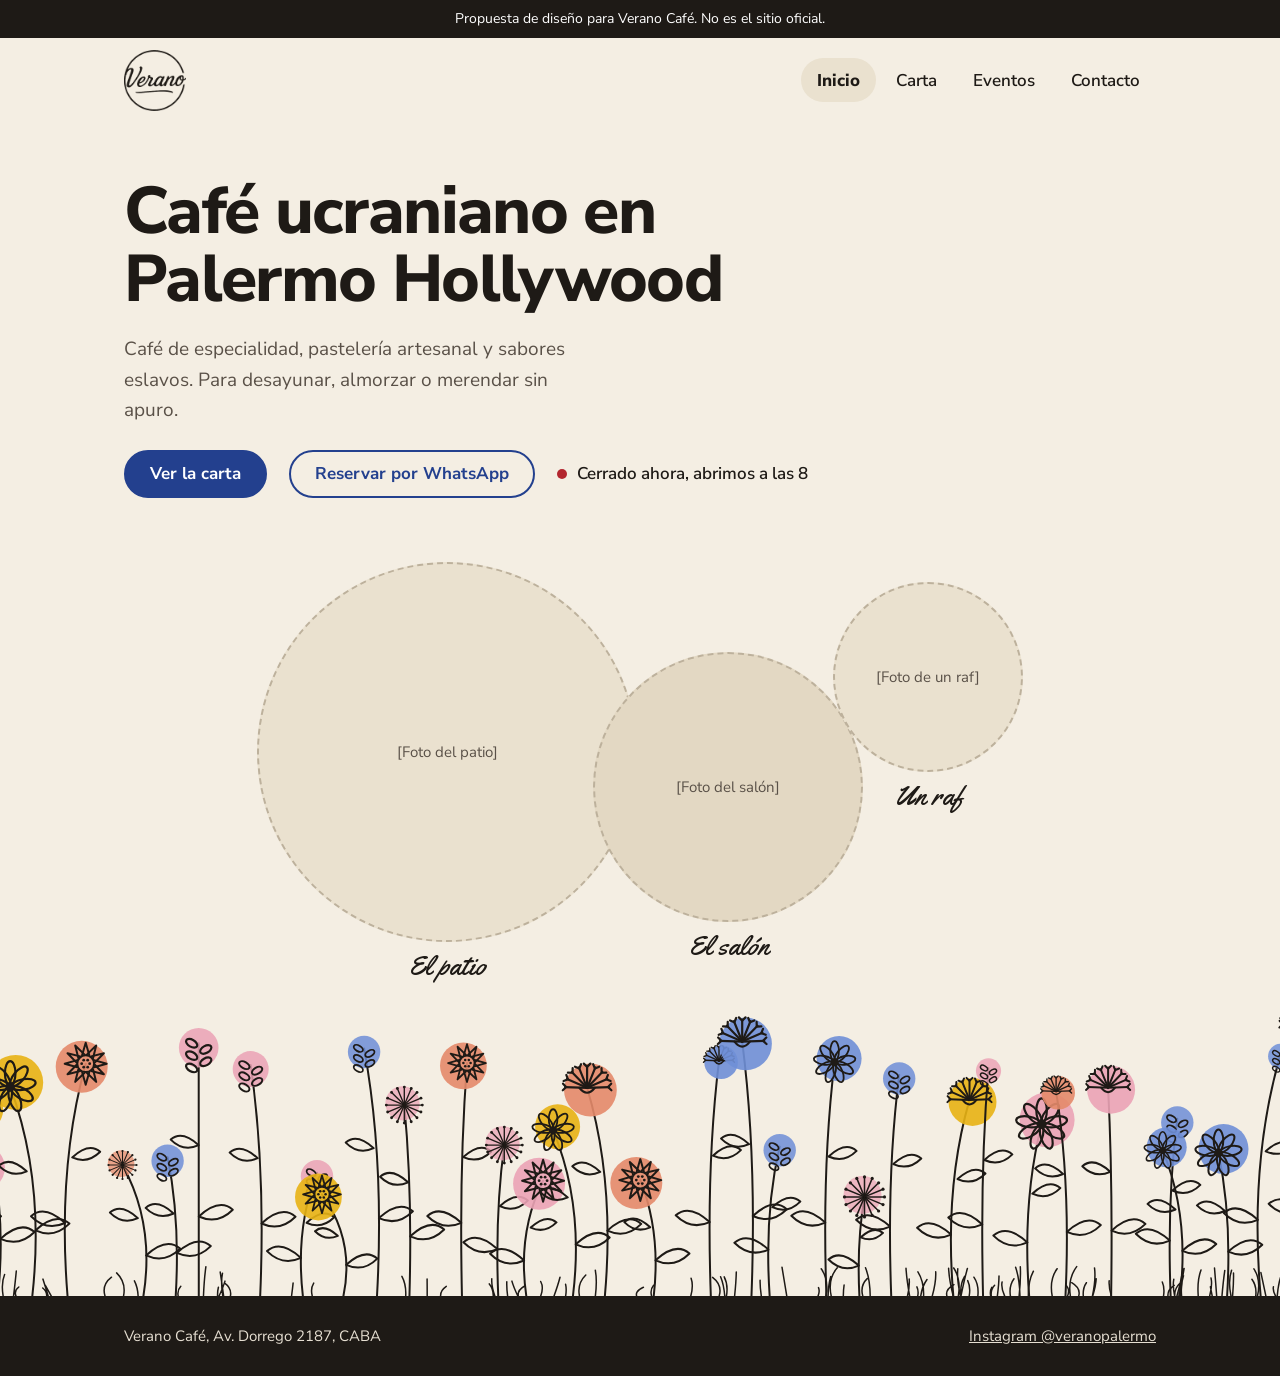
<file: index.html>
<!doctype html>
<html lang="es-AR">
<head>
<meta charset="utf-8">
<meta name="viewport" content="width=device-width, initial-scale=1">
<title>Verano Café | Café ucraniano en Palermo Hollywood</title>
<meta name="description" content="Café de especialidad, pastelería artesanal y cocina ucraniana en Av. Dorrego 2187, Palermo Hollywood. Abierto todos los días de 8 a 21.">
<link rel="canonical" href="https://verano-web.vercel.app/">
<meta name="theme-color" content="#F4EEE3">
<meta property="og:type" content="website">
<meta property="og:locale" content="es_AR">
<meta property="og:site_name" content="Verano Café">
<meta property="og:title" content="Verano Café | Café ucraniano en Palermo Hollywood">
<meta property="og:description" content="Café de especialidad, pastelería artesanal y cocina ucraniana en Av. Dorrego 2187, Palermo Hollywood. Abierto todos los días de 8 a 21.">
<meta property="og:url" content="https://verano-web.vercel.app/">
<meta property="og:image" content="https://verano-web.vercel.app/assets/img/icon-512.png">
<meta name="twitter:card" content="summary">
<link rel="icon" href="/assets/img/favicon-32.png" sizes="32x32" type="image/png">
<link rel="apple-touch-icon" href="/assets/img/apple-touch-icon.png">
<link rel="manifest" href="/site.webmanifest">
<link rel="preload" href="/assets/fonts/nunito-sans-latin.woff2" as="font" type="font/woff2" crossorigin>
<link rel="preload" href="/assets/fonts/yellowtail-latin.woff2" as="font" type="font/woff2" crossorigin>
<link rel="stylesheet" href="/assets/css/estilos.css">
<script src="/assets/js/sitio.js" defer></script>
<script type="application/ld+json">{"@context":"https://schema.org","@type":"CafeOrCoffeeShop","name":"Verano Café","url":"https://verano-web.vercel.app/","logo":"https://verano-web.vercel.app/assets/img/icon-512.png","image":"https://verano-web.vercel.app/assets/img/icon-512.png","description":"Café ucraniano en Palermo Hollywood: café de especialidad, pastelería artesanal y cocina ucraniana.","telephone":"+54 11 5011-5944","address":{"@type":"PostalAddress","streetAddress":"Av. Dorrego 2187","addressLocality":"Ciudad Autónoma de Buenos Aires","addressRegion":"CABA","addressCountry":"AR"},"openingHoursSpecification":[{"@type":"OpeningHoursSpecification","dayOfWeek":["Monday","Tuesday","Wednesday","Thursday","Friday","Saturday","Sunday"],"opens":"08:00","closes":"21:00"}],"servesCuisine":["Café de especialidad","Ucraniana","Pastelería"],"hasMenu":"https://verano-web.vercel.app/carta","acceptsReservations":true,"sameAs":["https://www.instagram.com/veranopalermo"]}</script>
</head>
<body>
<a class="saltar" href="#contenido">Saltar al contenido</a>
<div class="aviso">Propuesta de diseño para Verano Café. No es el sitio oficial.</div>
<header class="cabecera">
  <a class="logo" href="/" aria-label="Verano Café, inicio"><img src="/assets/img/logo.png" alt="Verano Café" width="62" height="61"></a>
  <nav class="nav" aria-label="Secciones">
    <a href="/" aria-current="page">Inicio</a>
    <a href="/carta">Carta</a>
    <a href="/eventos">Eventos</a>
    <a href="/contacto">Contacto</a>
  </nav>
</header>
<main id="contenido">
  <div class="contenedor hero">
    <h1>Café ucraniano en Palermo Hollywood</h1>
    <p class="lead">Café de especialidad, pastelería artesanal y sabores eslavos. Para desayunar, almorzar o merendar sin apuro.</p>
    <div class="acciones">
      <a class="boton boton--lleno" href="/carta">Ver la carta</a>
      <a class="boton" href="https://wa.me/5491150115944" rel="noopener">Reservar por WhatsApp</a>
      <p class="estado" data-estado>Todos los días de 8 a 21</p>
    </div>
    <div class="fotos">
      <figure><div class="circulo">[Foto del patio]</div><figcaption>El patio</figcaption></figure>
      <figure><div class="circulo">[Foto del salón]</div><figcaption>El salón</figcaption></figure>
      <figure><div class="circulo">[Foto de un raf]</div><figcaption>Un raf</figcaption></figure>
    </div>
  </div>
  <img class="pasto pasto--alto" src="/assets/img/pasto-alto.svg" alt="" width="1400" height="300" decoding="async">
</main>
<footer class="pie-sitio">
  <div class="contenedor">
    <address>Verano Café, Av. Dorrego 2187, CABA</address>
    <a href="https://www.instagram.com/veranopalermo" rel="noopener">Instagram @veranopalermo</a>
  </div>
</footer>
</body>
</html>
</file>
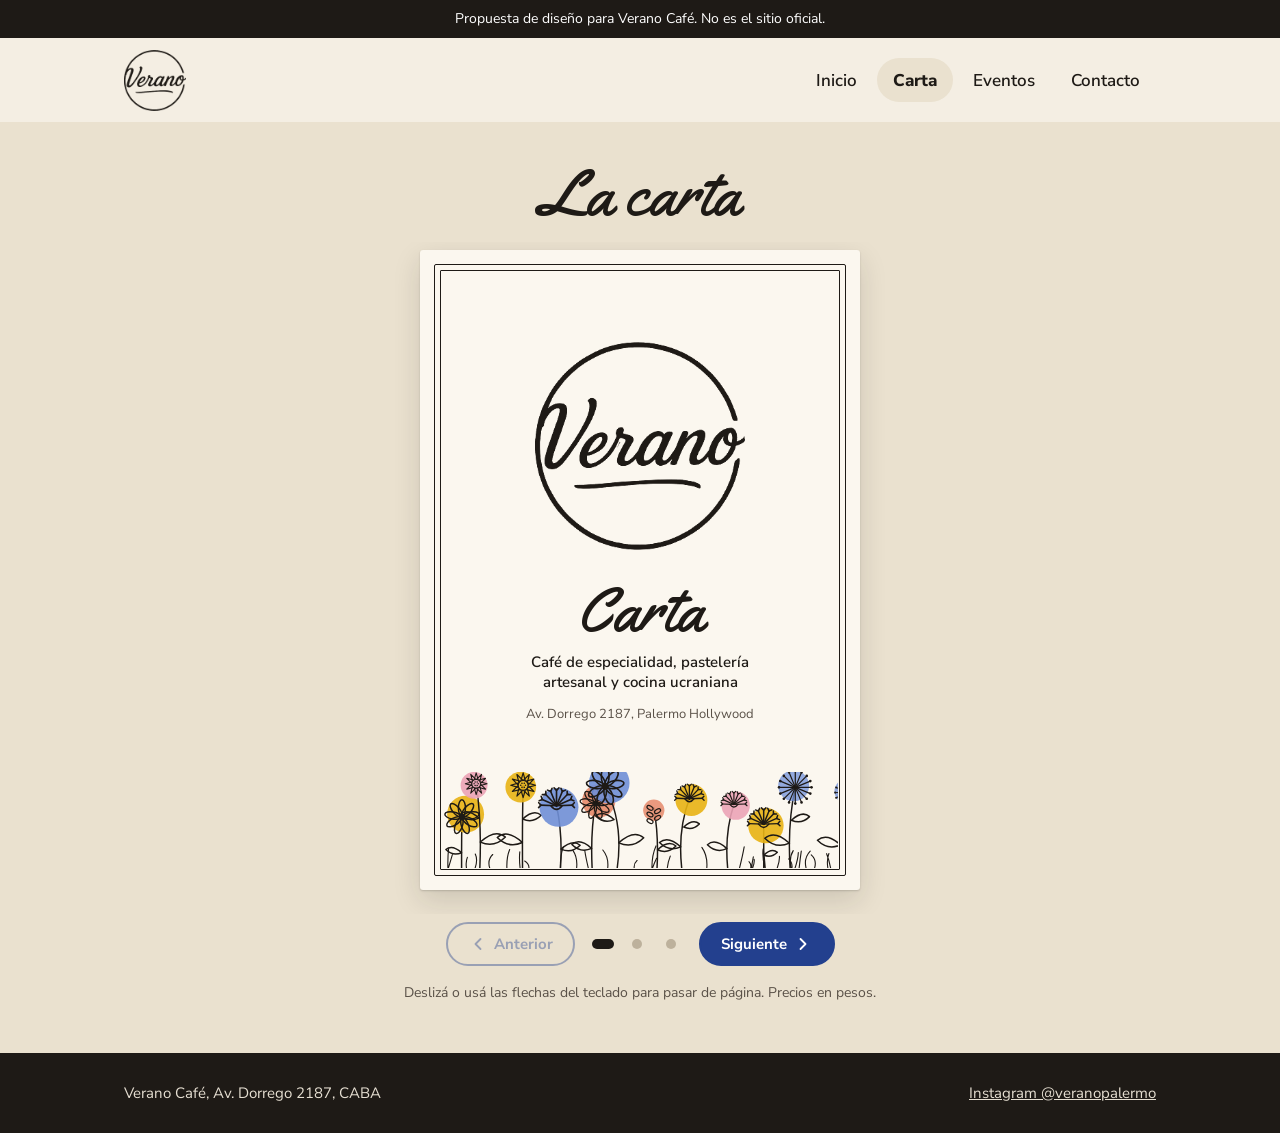
<file: carta.html>
<!doctype html>
<html lang="es-AR">
<head>
<meta charset="utf-8">
<meta name="viewport" content="width=device-width, initial-scale=1">
<title>Carta | Verano Café, Palermo Hollywood</title>
<meta name="description" content="Carta de Verano Café: raf, cafés de la casa, cocina ucraniana (borscht, varenyky, deruny, medovik), combos, matcha y tés. Precios en pesos.">
<link rel="canonical" href="https://verano-web.vercel.app/carta">
<meta name="theme-color" content="#F4EEE3">
<meta property="og:type" content="website">
<meta property="og:locale" content="es_AR">
<meta property="og:site_name" content="Verano Café">
<meta property="og:title" content="Carta | Verano Café, Palermo Hollywood">
<meta property="og:description" content="Carta de Verano Café: raf, cafés de la casa, cocina ucraniana (borscht, varenyky, deruny, medovik), combos, matcha y tés. Precios en pesos.">
<meta property="og:url" content="https://verano-web.vercel.app/carta">
<meta property="og:image" content="https://verano-web.vercel.app/assets/img/icon-512.png">
<meta name="twitter:card" content="summary">
<link rel="icon" href="/assets/img/favicon-32.png" sizes="32x32" type="image/png">
<link rel="apple-touch-icon" href="/assets/img/apple-touch-icon.png">
<link rel="manifest" href="/site.webmanifest">
<link rel="preload" href="/assets/fonts/nunito-sans-latin.woff2" as="font" type="font/woff2" crossorigin>
<link rel="preload" href="/assets/fonts/yellowtail-latin.woff2" as="font" type="font/woff2" crossorigin>
<link rel="stylesheet" href="/assets/css/estilos.css">
<script src="/assets/js/sitio.js" defer></script>
</head>
<body>
<a class="saltar" href="#contenido">Saltar al contenido</a>
<div class="aviso">Propuesta de diseño para Verano Café. No es el sitio oficial.</div>
<header class="cabecera">
  <a class="logo" href="/" aria-label="Verano Café, inicio"><img src="/assets/img/logo.png" alt="Verano Café" width="62" height="61"></a>
  <nav class="nav" aria-label="Secciones">
    <a href="/">Inicio</a>
    <a href="/carta" aria-current="page">Carta</a>
    <a href="/eventos">Eventos</a>
    <a href="/contacto">Contacto</a>
  </nav>
</header>
<main id="contenido" class="carta-fondo">
  <h1 class="contenedor titulo-script" style="text-align:center;font-size:clamp(48px,6vw,64px);margin:0 auto 16px">La carta</h1>
  <div class="carta-visor" data-carta tabindex="0" aria-label="Carta, usá las flechas para pasar de página" role="region">
    <div class="pliego"><section class="hoja" aria-label="Tapa"><div class="hoja-in tapa">
  <img class="marca" src="/assets/img/logo.png" alt="Verano Café" width="307" height="304">
  <p class="titulo">Carta</p>
  <p class="sub">Café de especialidad, pastelería artesanal y cocina ucraniana</p>
  <p class="dir">Av. Dorrego 2187, Palermo Hollywood</p>
  <img class="pie" src="/assets/img/pasto-bajo.svg" alt="" width="1400" height="130" decoding="async">
</div></section></div>
    <div class="pliego"><section class="hoja" aria-label="Cafés"><div class="hoja-in">
  <div class="hoja-cab"><h2>Cafés</h2><span class="num">1</span></div>
  <h3>Raf</h3><p class="nota">Espresso suave y cremoso, preparado con crema en lugar de leche.</p><ul class="precios"><li><span class="item"><b>Con lavanda</b><span class="puntos"></span><span>$9.000</span></span></li><li><span class="item"><b>De frambuesa</b><span class="puntos"></span><span>$9.000</span></span></li><li><span class="item"><b>De chocolate</b><span class="puntos"></span><span>$9.000</span></span></li><li><span class="item"><b>De maní</b><span class="puntos"></span><span>$9.000</span></span></li><li><span class="item"><b>De naranja</b><span class="puntos"></span><span>$9.000</span></span></li></ul><h3>De la casa</h3><ul class="precios"><li><span class="item"><b>Affogato</b><span class="puntos"></span><span>$5.500</span></span></li><li><span class="item"><b>Chocolate caliente con maní</b><span class="puntos"></span><span>$7.000</span></span></li><li><span class="item"><b>Bumble naranja o pomelo</b><span class="puntos"></span><span>$8.000</span></span></li><li><span class="item"><b>Nute latte</b><span class="puntos"></span><span>$8.000</span></span></li><li><span class="item"><b>Lata cold brew</b><span class="puntos"></span><span>$9.900</span></span></li><li><span class="item"><b>Café irlandés</b><span class="puntos"></span><span>$11.000</span></span></li></ul>
  <img class="pie" src="/assets/img/pasto-bajo.svg" alt="" width="1400" height="130" loading="lazy" decoding="async" style="object-position:center bottom">
</div></section><section class="hoja" aria-label="Cocina ucraniana"><div class="hoja-in">
  <div class="hoja-cab"><h2>Cocina ucraniana</h2><span class="num">2</span></div>
  <p class="nota">Según el día. Consultá en el mostrador qué hay hoy.</p><ul class="precios precios--platos"><li><span class="item"><b>Borscht</b><span class="puntos"></span><span>[Precio]</span></span><span class="desc">Sopa de remolacha con crema ácida y eneldo.</span></li><li><span class="item"><b>Varenyky</b><span class="puntos"></span><span>[Precio]</span></span><span class="desc">Empanaditas hervidas rellenas, al estilo ucraniano.</span></li><li><span class="item"><b>Deruny</b><span class="puntos"></span><span>[Precio]</span></span><span class="desc">Panqueques de papa rallada, con crema ácida.</span></li><li><span class="item"><b>Mlyntsi</b><span class="puntos"></span><span>[Precio]</span></span><span class="desc">Panqueques finos ucranianos.</span></li><li><span class="item"><b>Medovik</b><span class="puntos"></span><span>[Precio]</span></span><span class="desc">Torta de capas de miel y crema.</span></li></ul>
  <img class="pie" src="/assets/img/pasto-bajo.svg" alt="" width="1400" height="130" loading="lazy" decoding="async" style="object-position:left bottom">
</div></section></div>
    <div class="pliego"><section class="hoja" aria-label="Combos"><div class="hoja-in">
  <div class="hoja-cab"><h2>Combos</h2><span class="num">3</span></div>
  <ul class="precios"><li><span class="item"><b>Expreso o cortado + 1 medialuna</b><span class="puntos"></span><span>$8.000</span></span></li><li><span class="item"><b>Latte + cookie</b><span class="puntos"></span><span>$8.000</span></span></li><li><span class="item"><b>Latte + chipá</b><span class="puntos"></span><span>$9.000</span></span></li><li><span class="item"><b>Latte + croissant</b><span class="puntos"></span><span>$9.000</span></span></li><li><span class="item"><b>Latte + tostadas con 2 dips</b><span class="puntos"></span><span>$9.000</span></span></li><li><span class="item"><b>Latte o americano + 2 medialunas</b><span class="puntos"></span><span>$9.000</span></span></li><li><span class="item"><b>Latte + medialuna de jamón y queso</b><span class="puntos"></span><span>$10.000</span></span></li><li><span class="item"><b>Latte + chipá prensado de jamón y queso</b><span class="puntos"></span><span>$13.000</span></span></li><li><span class="item"><b>Latte + tostada de palta y huevos</b><span class="puntos"></span><span>$14.000</span></span></li><li><span class="item"><b>Pechuga con guarnición y agua</b><span class="puntos"></span><span>$16.000</span></span></li></ul><h3>Adicionales</h3><ul class="precios precios--chico"><li><span class="item"><span>Caramelo, avellana, coco, amaretto o vainilla</span><span class="puntos"></span><span>$1.000</span></span></li><li><span class="item"><span>Leche de almendras o de avena</span><span class="puntos"></span><span>$1.000</span></span></li><li><span class="item"><span>Crema</span><span class="puntos"></span><span>$1.000</span></span></li><li><span class="item"><span>Shot extra</span><span class="puntos"></span><span>$1.500</span></span></li></ul>
  <img class="pie" src="/assets/img/pasto-bajo.svg" alt="" width="1400" height="130" loading="lazy" decoding="async" style="object-position:right bottom">
</div></section><section class="hoja" aria-label="Matcha y tés"><div class="hoja-in">
  <div class="hoja-cab"><h2>Matcha y tés</h2><span class="num">4</span></div>
  <h3>Matcha</h3><ul class="precios"><li><span class="item"><b>Matcha latte</b><span class="puntos"></span><span>$5.000</span></span></li><li><span class="item"><b>Ice matcha latte</b><span class="puntos"></span><span>$7.000</span></span></li><li><span class="item"><b>Matcha tonic</b><span class="puntos"></span><span>$7.000</span></span></li><li><span class="item"><b>Matcha frambuesa o frutilla</b><span class="puntos"></span><span>$9.000</span></span></li><li><span class="item"><b>Ice matcha maracuyá y naranja</b><span class="puntos"></span><span>$9.000</span></span></li></ul><h3>Tés</h3><ul class="precios"><li><span class="item"><b>Chai latte</b><span class="puntos"></span><span>$6.000</span></span></li><li><span class="item"><b>Té oolong</b><span class="puntos"></span><span>$5.000</span></span></li><li><span class="item"><b>Jazmín, hibisco, negro o verde</b><span class="puntos"></span><span>$5.000</span></span></li></ul><h3>Tés especiales</h3><ul class="precios"><li><span class="item"><b>Té de oblipicha</b><span class="puntos"></span><span>$6.000</span></span><span class="desc">Ponche invernal de espino amarillo, frutal y levemente ácido.</span></li><li><span class="item"><b>Té con lavanda</b><span class="puntos"></span><span>$6.000</span></span></li></ul>
  <img class="pie" src="/assets/img/pasto-bajo.svg" alt="" width="1400" height="130" loading="lazy" decoding="async" style="object-position:center bottom">
</div></section></div>
  </div>
  <div class="contenedor">
    <div class="carta-controles">
      <button type="button" class="boton" data-carta-anterior><svg width="20" height="20" viewBox="0 0 24 24" fill="none" stroke="currentColor" stroke-width="2.2" stroke-linecap="round" stroke-linejoin="round" aria-hidden="true"><path d="M15 6l-6 6 6 6"/></svg><span class="texto">Anterior</span></button>
      <div class="puntos-nav" data-carta-puntos></div>
      <button type="button" class="boton boton--lleno" data-carta-siguiente><span class="texto">Siguiente</span><svg width="20" height="20" viewBox="0 0 24 24" fill="none" stroke="currentColor" stroke-width="2.2" stroke-linecap="round" stroke-linejoin="round" aria-hidden="true"><path d="M9 6l6 6-6 6"/></svg></button>
    </div>
    <p class="carta-ayuda">Deslizá o usá las flechas del teclado para pasar de página. Precios en pesos.</p>
  </div>
</main>
<footer class="pie-sitio">
  <div class="contenedor">
    <address>Verano Café, Av. Dorrego 2187, CABA</address>
    <a href="https://www.instagram.com/veranopalermo" rel="noopener">Instagram @veranopalermo</a>
  </div>
</footer>
</body>
</html>
</file>
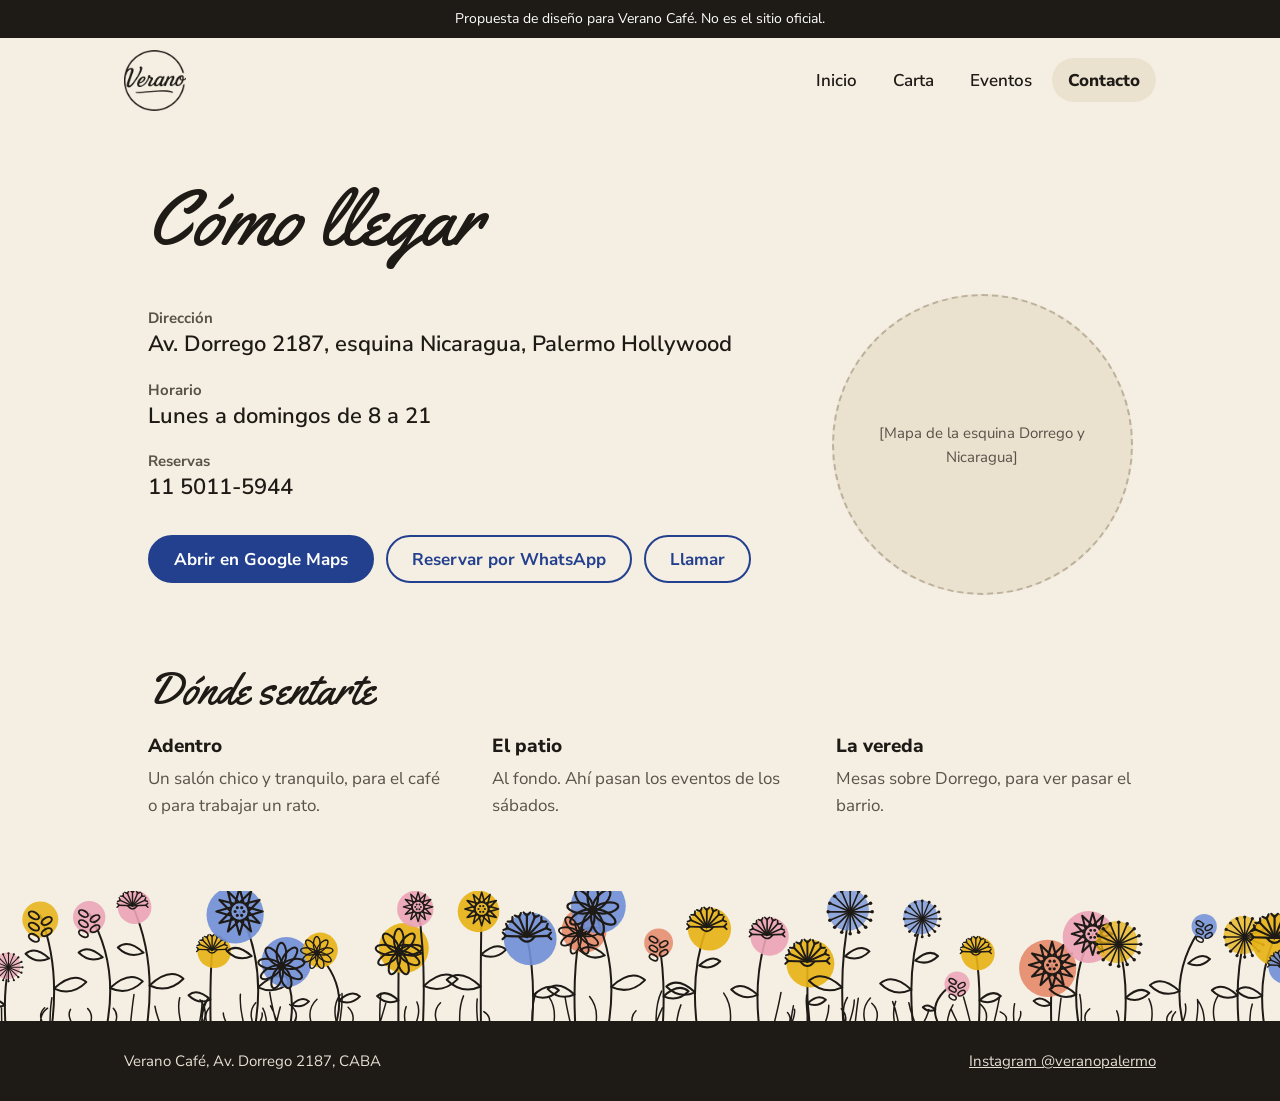
<file: contacto.html>
<!doctype html>
<html lang="es-AR">
<head>
<meta charset="utf-8">
<meta name="viewport" content="width=device-width, initial-scale=1">
<title>Cómo llegar y reservas | Verano Café, Palermo Hollywood</title>
<meta name="description" content="Verano Café está en Av. Dorrego 2187, esquina Nicaragua, Palermo Hollywood. Abierto de lunes a domingos de 8 a 21. Reservas al 11 5011-5944.">
<link rel="canonical" href="https://verano-web.vercel.app/contacto">
<meta name="theme-color" content="#F4EEE3">
<meta property="og:type" content="website">
<meta property="og:locale" content="es_AR">
<meta property="og:site_name" content="Verano Café">
<meta property="og:title" content="Cómo llegar y reservas | Verano Café, Palermo Hollywood">
<meta property="og:description" content="Verano Café está en Av. Dorrego 2187, esquina Nicaragua, Palermo Hollywood. Abierto de lunes a domingos de 8 a 21. Reservas al 11 5011-5944.">
<meta property="og:url" content="https://verano-web.vercel.app/contacto">
<meta property="og:image" content="https://verano-web.vercel.app/assets/img/icon-512.png">
<meta name="twitter:card" content="summary">
<link rel="icon" href="/assets/img/favicon-32.png" sizes="32x32" type="image/png">
<link rel="apple-touch-icon" href="/assets/img/apple-touch-icon.png">
<link rel="manifest" href="/site.webmanifest">
<link rel="preload" href="/assets/fonts/nunito-sans-latin.woff2" as="font" type="font/woff2" crossorigin>
<link rel="preload" href="/assets/fonts/yellowtail-latin.woff2" as="font" type="font/woff2" crossorigin>
<link rel="stylesheet" href="/assets/css/estilos.css">
<script src="/assets/js/sitio.js" defer></script>
<script type="application/ld+json">{"@context":"https://schema.org","@type":"CafeOrCoffeeShop","name":"Verano Café","url":"https://verano-web.vercel.app/","logo":"https://verano-web.vercel.app/assets/img/icon-512.png","image":"https://verano-web.vercel.app/assets/img/icon-512.png","description":"Café ucraniano en Palermo Hollywood: café de especialidad, pastelería artesanal y cocina ucraniana.","telephone":"+54 11 5011-5944","address":{"@type":"PostalAddress","streetAddress":"Av. Dorrego 2187","addressLocality":"Ciudad Autónoma de Buenos Aires","addressRegion":"CABA","addressCountry":"AR"},"openingHoursSpecification":[{"@type":"OpeningHoursSpecification","dayOfWeek":["Monday","Tuesday","Wednesday","Thursday","Friday","Saturday","Sunday"],"opens":"08:00","closes":"21:00"}],"servesCuisine":["Café de especialidad","Ucraniana","Pastelería"],"hasMenu":"https://verano-web.vercel.app/carta","acceptsReservations":true,"sameAs":["https://www.instagram.com/veranopalermo"]}</script>
</head>
<body>
<a class="saltar" href="#contenido">Saltar al contenido</a>
<div class="aviso">Propuesta de diseño para Verano Café. No es el sitio oficial.</div>
<header class="cabecera">
  <a class="logo" href="/" aria-label="Verano Café, inicio"><img src="/assets/img/logo.png" alt="Verano Café" width="62" height="61"></a>
  <nav class="nav" aria-label="Secciones">
    <a href="/">Inicio</a>
    <a href="/carta">Carta</a>
    <a href="/eventos">Eventos</a>
    <a href="/contacto" aria-current="page">Contacto</a>
  </nav>
</header>
<main id="contenido" class="contenedor pagina">
  <h1 class="titulo-script" style="margin-bottom:36px">Cómo llegar</h1>
  <div class="contacto">
    <div class="datos">
      <dl>
        <div><dt>Dirección</dt><dd><address>Av. Dorrego 2187, esquina Nicaragua, Palermo Hollywood</address></dd></div>
        <div><dt>Horario</dt><dd>Lunes a domingos de 8 a 21</dd></div>
        <div><dt>Reservas</dt><dd><a href="tel:+541150115944" style="color:inherit;text-decoration:none">11 5011-5944</a></dd></div>
      </dl>
      <div class="botones botones--apilados">
        <a class="boton boton--lleno" href="https://www.google.com/maps/search/?api=1&amp;query=Cafe+Verano+Av.+Dorrego+2187+Buenos+Aires" rel="noopener">Abrir en Google Maps</a>
        <a class="boton" href="https://wa.me/5491150115944" rel="noopener">Reservar por WhatsApp</a>
        <a class="boton" href="tel:+541150115944">Llamar</a>
      </div>
    </div>
    <div class="mapa"><div class="circulo">[Mapa de la esquina Dorrego y Nicaragua]</div></div>
  </div>
  <h2 class="titulo-script mas-arriba">Dónde sentarte</h2>
  <div class="grilla">
    <div><h3>Adentro</h3><p>Un salón chico y tranquilo, para el café o para trabajar un rato.</p></div>
    <div><h3>El patio</h3><p>Al fondo. Ahí pasan los eventos de los sábados.</p></div>
    <div><h3>La vereda</h3><p>Mesas sobre Dorrego, para ver pasar el barrio.</p></div>
  </div>
</main>
<img class="pasto pasto--bajo" src="/assets/img/pasto-bajo.svg" alt="" width="1400" height="130" loading="lazy" decoding="async">
<footer class="pie-sitio">
  <div class="contenedor">
    <address>Verano Café, Av. Dorrego 2187, CABA</address>
    <a href="https://www.instagram.com/veranopalermo" rel="noopener">Instagram @veranopalermo</a>
  </div>
</footer>
</body>
</html>
</file>
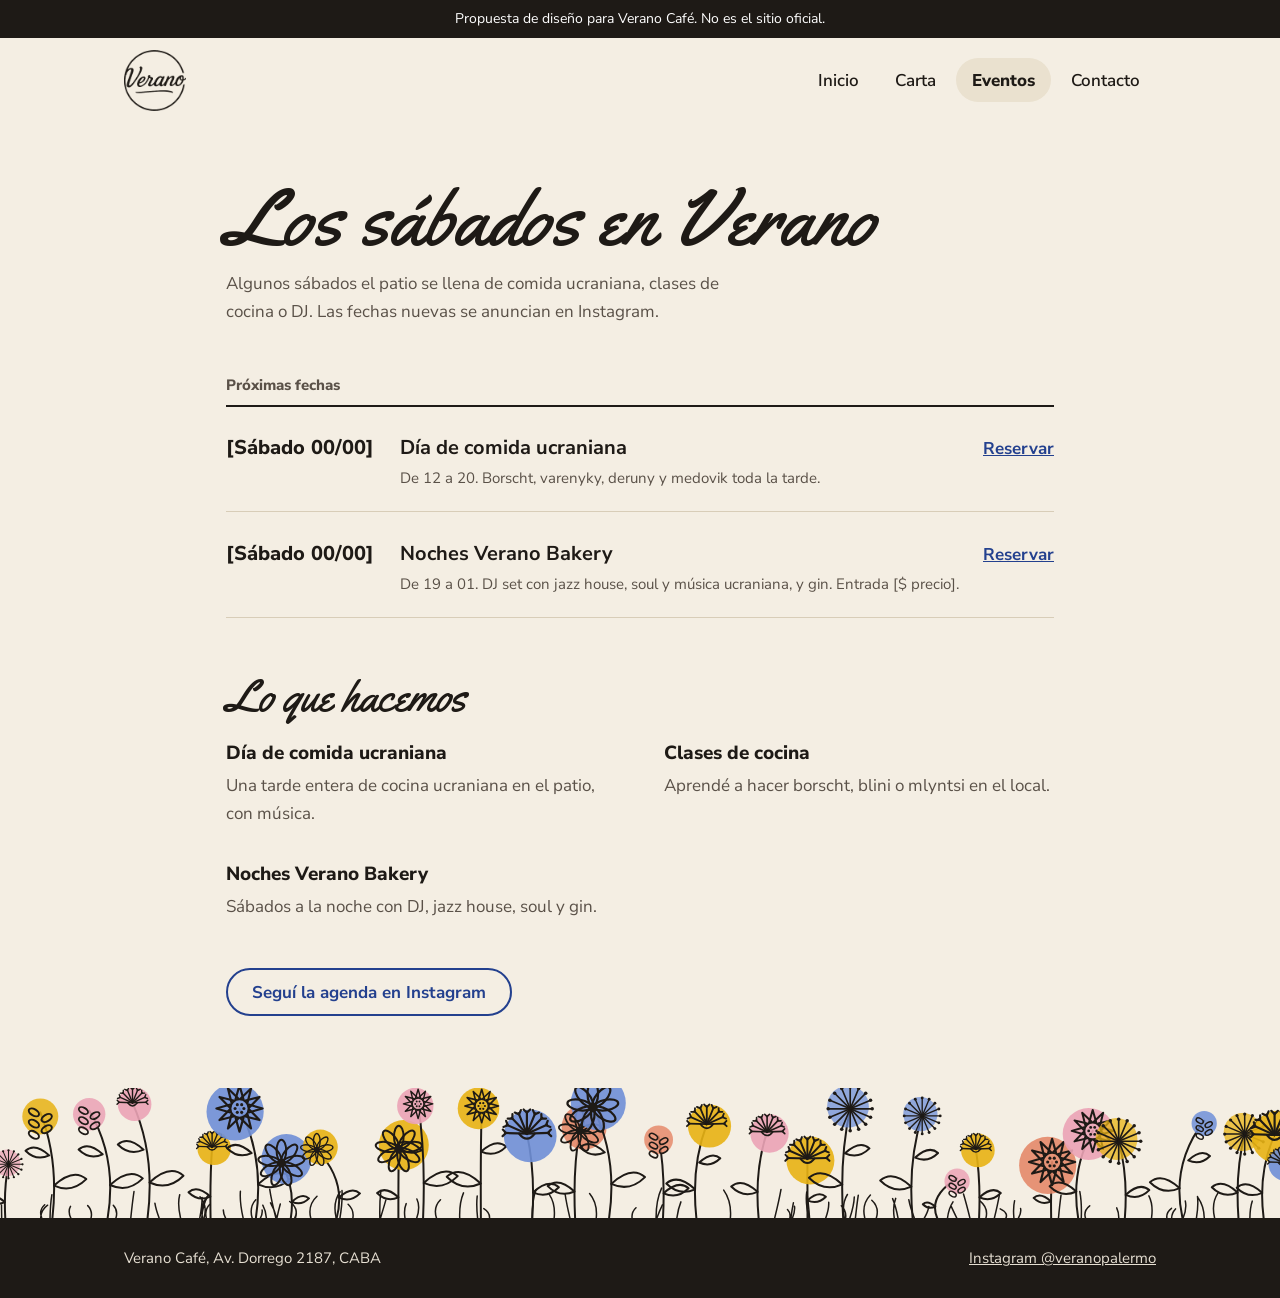
<file: eventos.html>
<!doctype html>
<html lang="es-AR">
<head>
<meta charset="utf-8">
<meta name="viewport" content="width=device-width, initial-scale=1">
<title>Eventos | Verano Café, Palermo Hollywood</title>
<meta name="description" content="Los sábados en Verano Café: días de comida ucraniana, clases de cocina y noches con DJ en el patio. Fechas y reservas.">
<link rel="canonical" href="https://verano-web.vercel.app/eventos">
<meta name="theme-color" content="#F4EEE3">
<meta property="og:type" content="website">
<meta property="og:locale" content="es_AR">
<meta property="og:site_name" content="Verano Café">
<meta property="og:title" content="Eventos | Verano Café, Palermo Hollywood">
<meta property="og:description" content="Los sábados en Verano Café: días de comida ucraniana, clases de cocina y noches con DJ en el patio. Fechas y reservas.">
<meta property="og:url" content="https://verano-web.vercel.app/eventos">
<meta property="og:image" content="https://verano-web.vercel.app/assets/img/icon-512.png">
<meta name="twitter:card" content="summary">
<link rel="icon" href="/assets/img/favicon-32.png" sizes="32x32" type="image/png">
<link rel="apple-touch-icon" href="/assets/img/apple-touch-icon.png">
<link rel="manifest" href="/site.webmanifest">
<link rel="preload" href="/assets/fonts/nunito-sans-latin.woff2" as="font" type="font/woff2" crossorigin>
<link rel="preload" href="/assets/fonts/yellowtail-latin.woff2" as="font" type="font/woff2" crossorigin>
<link rel="stylesheet" href="/assets/css/estilos.css">
<script src="/assets/js/sitio.js" defer></script>
</head>
<body>
<a class="saltar" href="#contenido">Saltar al contenido</a>
<div class="aviso">Propuesta de diseño para Verano Café. No es el sitio oficial.</div>
<header class="cabecera">
  <a class="logo" href="/" aria-label="Verano Café, inicio"><img src="/assets/img/logo.png" alt="Verano Café" width="62" height="61"></a>
  <nav class="nav" aria-label="Secciones">
    <a href="/">Inicio</a>
    <a href="/carta">Carta</a>
    <a href="/eventos" aria-current="page">Eventos</a>
    <a href="/contacto">Contacto</a>
  </nav>
</header>
<main id="contenido" class="contenedor pagina">
  <h1 class="titulo-script">Los sábados en Verano</h1>
  <p class="bajada">Algunos sábados el patio se llena de comida ucraniana, clases de cocina o DJ. Las fechas nuevas se anuncian en Instagram.</p>
  <h2 class="etiqueta">Próximas fechas</h2>
  <ul class="fechas">
    <li>
      <span class="dia">[Sábado 00/00]</span>
      <span class="detalle"><strong>Día de comida ucraniana</strong><span>De 12 a 20. Borscht, varenyky, deruny y medovik toda la tarde.</span></span>
      <a href="https://wa.me/5491150115944" rel="noopener">Reservar</a>
    </li>
    <li>
      <span class="dia">[Sábado 00/00]</span>
      <span class="detalle"><strong>Noches Verano Bakery</strong><span>De 19 a 01. DJ set con jazz house, soul y música ucraniana, y gin. Entrada [$ precio].</span></span>
      <a href="https://wa.me/5491131870933" rel="noopener">Reservar</a>
    </li>
  </ul>
  <h2 class="titulo-script">Lo que hacemos</h2>
  <div class="grilla">
    <div><h3>Día de comida ucraniana</h3><p>Una tarde entera de cocina ucraniana en el patio, con música.</p></div>
    <div><h3>Clases de cocina</h3><p>Aprendé a hacer borscht, blini o mlyntsi en el local.</p></div>
    <div><h3>Noches Verano Bakery</h3><p>Sábados a la noche con DJ, jazz house, soul y gin.</p></div>
  </div>
  <p style="margin:48px 0 0"><a class="boton" href="https://www.instagram.com/veranopalermo" rel="noopener">Seguí la agenda en Instagram</a></p>
</main>
<img class="pasto pasto--bajo" src="/assets/img/pasto-bajo.svg" alt="" width="1400" height="130" loading="lazy" decoding="async">
<footer class="pie-sitio">
  <div class="contenedor">
    <address>Verano Café, Av. Dorrego 2187, CABA</address>
    <a href="https://www.instagram.com/veranopalermo" rel="noopener">Instagram @veranopalermo</a>
  </div>
</footer>
</body>
</html>
</file>
<file: assets/css/estilos.css>
/* Verano Café — estilos del sitio */

@font-face {
  font-family: "Nunito Sans";
  font-style: normal;
  font-weight: 400 800;
  font-display: swap;
  src: url(../fonts/nunito-sans-latin.woff2) format("woff2");
  unicode-range: U+0000-00FF, U+0131, U+0152-0153, U+02BB-02BC, U+02C6, U+02DA, U+02DC, U+0304, U+0308, U+0329, U+2000-206F, U+20AC, U+2122, U+2191, U+2193, U+2212, U+2215, U+FEFF, U+FFFD;
}
@font-face {
  font-family: "Yellowtail";
  font-style: normal;
  font-weight: 400;
  font-display: swap;
  src: url(../fonts/yellowtail-latin.woff2) format("woff2");
  unicode-range: U+0000-00FF, U+0131, U+0152-0153, U+02BB-02BC, U+02C6, U+02DA, U+02DC, U+0304, U+0308, U+0329, U+2000-206F, U+20AC, U+2122, U+2191, U+2193, U+2212, U+2215, U+FEFF, U+FFFD;
}

:root {
  --fondo: #F4EEE3;
  --crema: #EAE1CF;
  --crema-2: #E3D8C3;
  --papel: #FBF7EF;
  --tinta: #1E1A16;
  --gris: #5A5148;
  --linea: #D8CDB8;
  --punteado: #A89C86;
  --borde-foto: #BDB19C;
  --acento: #23408E;
  --abierto: #2F7A4E;
  --cerrado: #B3262E;
  --ancho: 1080px;
  --sans: "Nunito Sans", system-ui, -apple-system, "Segoe UI", sans-serif;
  --script: "Yellowtail", "Brush Script MT", cursive;
}

*, *::before, *::after { box-sizing: border-box; }

html { -webkit-text-size-adjust: 100%; text-size-adjust: 100%; }

body {
  margin: 0;
  background: var(--fondo);
  color: var(--tinta);
  font: 17px/1.6 var(--sans);
  min-height: 100vh;
  display: flex;
  flex-direction: column;
}

img { max-width: 100%; height: auto; }
a { color: var(--acento); }
a:hover { color: var(--tinta); }
:focus-visible { outline: 3px solid var(--acento); outline-offset: 2px; }

.saltar {
  position: absolute; left: 8px; top: -100px; z-index: 10;
  background: var(--tinta); color: #fff; padding: 8px 16px; border-radius: 999px;
}
.saltar:focus { top: 8px; color: #fff; }

.contenedor { max-width: var(--ancho); margin: 0 auto; padding: 0 24px; }

/* Aviso superior */
.aviso { background: var(--tinta); color: #fff; font-size: 14px; text-align: center; padding: 8px 16px; }

/* Cabecera */
.cabecera {
  max-width: var(--ancho); margin: 0 auto; width: 100%;
  padding: 10px 24px; min-height: 84px;
  display: flex; align-items: center; gap: 12px 24px; flex-wrap: wrap;
}
.cabecera .logo img { width: 62px; display: block; }
.nav { display: flex; gap: 4px; margin-left: auto; flex-wrap: wrap; }
.nav a {
  color: var(--tinta); text-decoration: none; font-weight: 600;
  display: inline-flex; align-items: center; min-height: 44px;
  padding: 0 16px; border-radius: 999px;
}
.nav a:hover { background: var(--crema); }
.nav a[aria-current="page"] { font-weight: 800; background: var(--crema); }

@media (max-width: 600px) {
  .cabecera { padding: 10px 18px; min-height: 0; }
  .cabecera .logo img { width: 54px; }
  .nav { margin-left: 0; width: 100%; gap: 6px; border-bottom: 1px solid var(--linea); padding-bottom: 10px; }
  .nav a { padding: 0 14px; font-size: 15px; font-weight: 700; }
  .nav a[aria-current="page"] { background: var(--tinta); color: #fff; }
}

main { flex: 1; }

/* Botones */
.botones { display: flex; flex-wrap: wrap; align-items: center; gap: 12px; }
.boton {
  display: inline-flex; align-items: center; justify-content: center;
  min-height: 48px; padding: 0 24px; border-radius: 999px;
  border: 2px solid var(--acento); color: var(--acento);
  font: 700 17px var(--sans); text-decoration: none; background: transparent; cursor: pointer;
}
.boton:hover { background: var(--acento); color: #fff; }
.boton--lleno { background: var(--acento); color: #fff; }
.boton--lleno:hover { background: var(--tinta); border-color: var(--tinta); color: #fff; }
@media (max-width: 600px) {
  .botones--apilados { flex-direction: column; align-items: stretch; }
}

/* Tipografía */
.titulo-script { font-family: var(--script); font-weight: 400; line-height: 1; margin: 0; }
h1.titulo-script { font-size: clamp(56px, 7vw, 80px); margin-bottom: 12px; }
h2.titulo-script { font-size: 44px; margin-bottom: 20px; }
.bajada { color: var(--gris); max-width: 52ch; margin: 0 0 48px; }
.gris { color: var(--gris); }

/* Inicio */
.hero { padding-top: 56px; }
.hero h1 {
  font-weight: 800; font-size: clamp(38px, 5.6vw, 66px); line-height: 1.03;
  letter-spacing: -0.025em; margin: 0 0 20px; max-width: 640px;
}
.hero .lead { font-size: 19px; color: var(--gris); max-width: 42ch; margin: 0 0 24px; }
.hero .acciones { display: flex; flex-wrap: wrap; align-items: center; gap: 14px 22px; }
.estado { display: inline-flex; align-items: center; gap: 10px; font-weight: 600; margin: 0; min-height: 24px; }
.estado::before { content: ""; width: 10px; height: 10px; border-radius: 50%; background: var(--borde-foto); }
.estado[data-abierto="si"]::before { background: var(--abierto); }
.estado[data-abierto="no"]::before { background: var(--cerrado); }

.fotos { display: flex; justify-content: center; align-items: flex-start; margin: 64px 0 16px; }
.fotos figure { margin: 0; flex: none; position: relative; display: flex; flex-direction: column; align-items: center; gap: 10px; }
.fotos figure:nth-child(1) { z-index: 1; }
.fotos figure:nth-child(2) { z-index: 2; margin: 90px 0 0 -44px; }
.fotos figure:nth-child(3) { z-index: 3; margin: 20px 0 0 -30px; }
.fotos figcaption { font-family: var(--script); font-size: 28px; line-height: 1; }
.circulo {
  aspect-ratio: 1; border-radius: 50%; overflow: hidden;
  background: var(--crema); border: 2px dashed var(--borde-foto);
  display: flex; align-items: center; justify-content: center; text-align: center;
  color: var(--gris); font-size: 15px; padding: 12px;
}
.circulo img { width: 100%; height: 100%; object-fit: cover; }
.fotos figure:nth-child(1) .circulo { width: min(380px, 44vw); }
.fotos figure:nth-child(2) .circulo { width: min(270px, 32vw); background: var(--crema-2); }
.fotos figure:nth-child(3) .circulo { width: min(190px, 23vw); }
@media (max-width: 600px) {
  .hero { padding-top: 28px; }
  .hero .lead { font-size: 18px; }
  .hero .acciones { flex-direction: column; align-items: stretch; gap: 12px; }
  .estado { margin-top: 6px; }
  .fotos { margin-top: 44px; }
  .fotos figcaption { font-size: 24px; }
  .fotos figure:nth-child(2) { margin: 58px 0 0 -30px; }
  .fotos figure:nth-child(3) { margin: 8px 0 0 -20px; }
  .circulo { font-size: 13px; }
}

/* Ilustraciones de pasto */
.pasto { display: block; width: 100%; object-fit: cover; object-position: center bottom; }
.pasto--alto { height: 300px; }
.pasto--bajo { height: 130px; }
@media (max-width: 600px) { .pasto--alto { height: 200px; } }

/* Secciones internas */
.pagina { padding-top: 56px; padding-bottom: 72px; }
@media (max-width: 600px) { .pagina { padding-top: 32px; padding-bottom: 48px; } }

/* Eventos */
.etiqueta { font-weight: 800; font-size: 15px; margin: 0 0 8px; color: var(--gris); }
.fechas { list-style: none; margin: 0 0 56px; padding: 0; border-top: 2px solid var(--tinta); }
.fechas li {
  display: flex; flex-wrap: wrap; align-items: baseline; gap: 4px 24px;
  padding: 20px 0; border-bottom: 1px solid var(--linea);
}
.fechas .dia { font-weight: 800; font-size: 20px; min-width: 150px; }
.fechas .detalle { flex: 1 1 320px; }
.fechas .detalle strong { display: block; font-size: 20px; }
.fechas .detalle span { color: var(--gris); font-size: 15px; }
.fechas a { font-weight: 700; display: inline-flex; align-items: center; min-height: 44px; }
.grilla { display: grid; grid-template-columns: repeat(auto-fit, minmax(min(100%, 260px), 1fr)); gap: 32px 48px; }
.grilla h3 { font-weight: 800; font-size: 19px; margin: 0 0 4px; }
.grilla p { margin: 0; color: var(--gris); }

/* Contacto */
.contacto { display: flex; flex-wrap: wrap; gap: 48px; align-items: center; }
.contacto .datos { flex: 999 1 420px; display: flex; flex-direction: column; gap: 32px; }
.contacto dl { margin: 0; display: grid; gap: 18px; }
.contacto dt { font-size: 15px; color: var(--gris); font-weight: 700; }
.contacto dd { margin: 0; font-size: 22px; font-weight: 600; line-height: 1.35; }
.contacto address { font-style: normal; }
.mapa { flex: 1 1 300px; display: flex; justify-content: center; }
.mapa .circulo { width: min(360px, 100%); padding: 24px; }
.mas-arriba { margin-top: 72px; }

/* Carta */
.carta-fondo { background: var(--crema); padding: 40px 0 48px; }
.carta-visor {
  position: relative; display: flex; overflow-x: auto; scroll-snap-type: x mandatory;
  scroll-behavior: smooth; overscroll-behavior-x: contain;
  scrollbar-width: none; padding: 8px 0 24px;
}
.carta-visor::-webkit-scrollbar { display: none; }
.carta-visor:focus-visible { outline-offset: -3px; }
.pliego { flex: 0 0 100%; display: flex; justify-content: center; scroll-snap-align: center; }
.hoja { flex: none; width: min(440px, 82vw); aspect-ratio: 440 / 640; container-type: inline-size; }
.pliego .hoja + .hoja { border-left: 2px solid #CFC3AD; box-shadow: -2px 0 10px rgba(30, 26, 22, .16); }

/* En pantallas angostas cada hoja es una página propia */
@media (max-width: 919px) {
  .carta-visor { gap: 12px; padding-inline: 9vw; scroll-padding-inline: 9vw; }
  .pliego { display: contents; }
  .hoja { scroll-snap-align: center; }
  .pliego .hoja + .hoja { border-left: 0; box-shadow: none; }
}

/* El contenido de cada hoja se diseñó a 440 px y escala con el ancho real */
.hoja-in {
  --u: calc(100cqw / 440);
  position: relative; width: 100%; height: 100%; overflow: hidden;
  background: var(--papel); border-radius: 3px;
  box-shadow: 0 1px 2px rgba(30, 26, 22, .18), 0 10px 28px rgba(30, 26, 22, .14);
  font-size: calc(14.5 * var(--u)); line-height: 1.35;
  padding: calc(36 * var(--u)) calc(40 * var(--u)) 0;
}
.hoja-in::before {
  content: ""; position: absolute; inset: calc(14 * var(--u));
  border: 1.5px solid var(--tinta); border-radius: 2px; pointer-events: none;
}
.hoja-in > * { position: relative; }
.hoja-in .pie {
  position: absolute; left: calc(16 * var(--u)); bottom: calc(16 * var(--u));
  width: calc(100% - 32 * var(--u)); height: calc(56 * var(--u));
  object-fit: cover; object-position: center bottom;
}
.hoja-cab { display: flex; align-items: baseline; justify-content: space-between; gap: 8px; }
.hoja h2 { font-family: var(--script); font-weight: 400; font-size: calc(46 * var(--u)); line-height: 1; margin: 0; }
.hoja h3 { font-family: var(--script); font-weight: 400; font-size: calc(27 * var(--u)); line-height: 1; margin: calc(14 * var(--u)) 0 calc(3 * var(--u)); }
.hoja .num { font-size: calc(12 * var(--u)); color: var(--gris); }
.hoja .nota { margin: 0 0 calc(4 * var(--u)); font-size: calc(12.5 * var(--u)); color: var(--gris); }
.precios { list-style: none; margin: 0; padding: 0; }
.precios li { padding: calc(3.5 * var(--u)) 0; }
.item { display: flex; align-items: baseline; gap: calc(8 * var(--u)); }
.item b { font-weight: 700; }
.item .puntos { flex: 1; min-width: calc(10 * var(--u)); border-bottom: 1.5px dotted var(--punteado); transform: translateY(calc(-4 * var(--u))); }
.precios .desc { display: block; font-size: calc(12.5 * var(--u)); color: var(--gris); }
.precios--chico { font-size: calc(13 * var(--u)); }
.precios--chico li { padding: calc(2 * var(--u)) 0; }
.precios--platos li { padding: calc(9 * var(--u)) 0; border-bottom: 1px solid #E2D8C6; }
.precios--platos li:last-child { border-bottom: 0; }

.tapa { display: flex; flex-direction: column; align-items: center; text-align: center; padding-top: calc(92 * var(--u)); }
.tapa::after {
  content: ""; position: absolute; inset: calc(20 * var(--u));
  border: .75px solid var(--tinta); border-radius: 1px; pointer-events: none;
}
.tapa img.marca { width: calc(210 * var(--u)); }
.tapa .titulo { font-family: var(--script); font-size: calc(64 * var(--u)); line-height: 1; margin: calc(28 * var(--u)) 0 calc(10 * var(--u)); }
.tapa .sub { font-size: calc(15 * var(--u)); font-weight: 600; margin: 0; max-width: 26ch; }
.tapa .dir { font-size: calc(13 * var(--u)); color: var(--gris); margin: calc(14 * var(--u)) 0 0; }
.tapa .pie { left: calc(22 * var(--u)); bottom: calc(22 * var(--u)); width: calc(100% - 44 * var(--u)); height: calc(96 * var(--u)); }

.carta-controles { display: flex; align-items: center; gap: 12px; flex-wrap: wrap; justify-content: center; margin-top: 8px; }
.carta-controles .boton { font-size: 15px; min-height: 44px; padding: 0 20px; }
.carta-controles .boton[disabled] { opacity: .4; cursor: default; pointer-events: none; }
.puntos-nav { display: flex; gap: 2px; }
.puntos-nav button {
  width: 32px; height: 44px; border: 0; background: transparent; cursor: pointer;
  display: flex; align-items: center; justify-content: center; padding: 0;
}
.puntos-nav button span { display: block; width: 10px; height: 10px; border-radius: 999px; background: var(--borde-foto); transition: width .2s; }
.puntos-nav button[aria-current="true"] span { width: 22px; background: var(--tinta); }
.carta-ayuda { margin: 16px 0 0; text-align: center; font-size: 14px; color: var(--gris); }

/* Pie */
.pie-sitio { background: var(--tinta); color: #E6DFD2; padding: 28px 0; font-size: 15px; }
.pie-sitio .contenedor { display: flex; flex-wrap: wrap; gap: 8px 16px; justify-content: space-between; align-items: center; }
.pie-sitio a { color: #E6DFD2; }
.pie-sitio a:hover { color: #fff; }
.pie-sitio address { font-style: normal; }

@media (prefers-reduced-motion: reduce) {
  *, *::before, *::after { transition: none !important; scroll-behavior: auto !important; }
}

.carta-controles .boton { gap: 6px; }
@media (max-width: 600px) {
  .aviso { font-size: 13px; }
  .carta-controles { flex-wrap: nowrap; gap: 6px; }
  .carta-controles .boton { width: 44px; padding: 0; flex: none; }
  .carta-controles .texto { position: absolute; width: 1px; height: 1px; overflow: hidden; clip-path: inset(50%); white-space: nowrap; }
}
</file>
